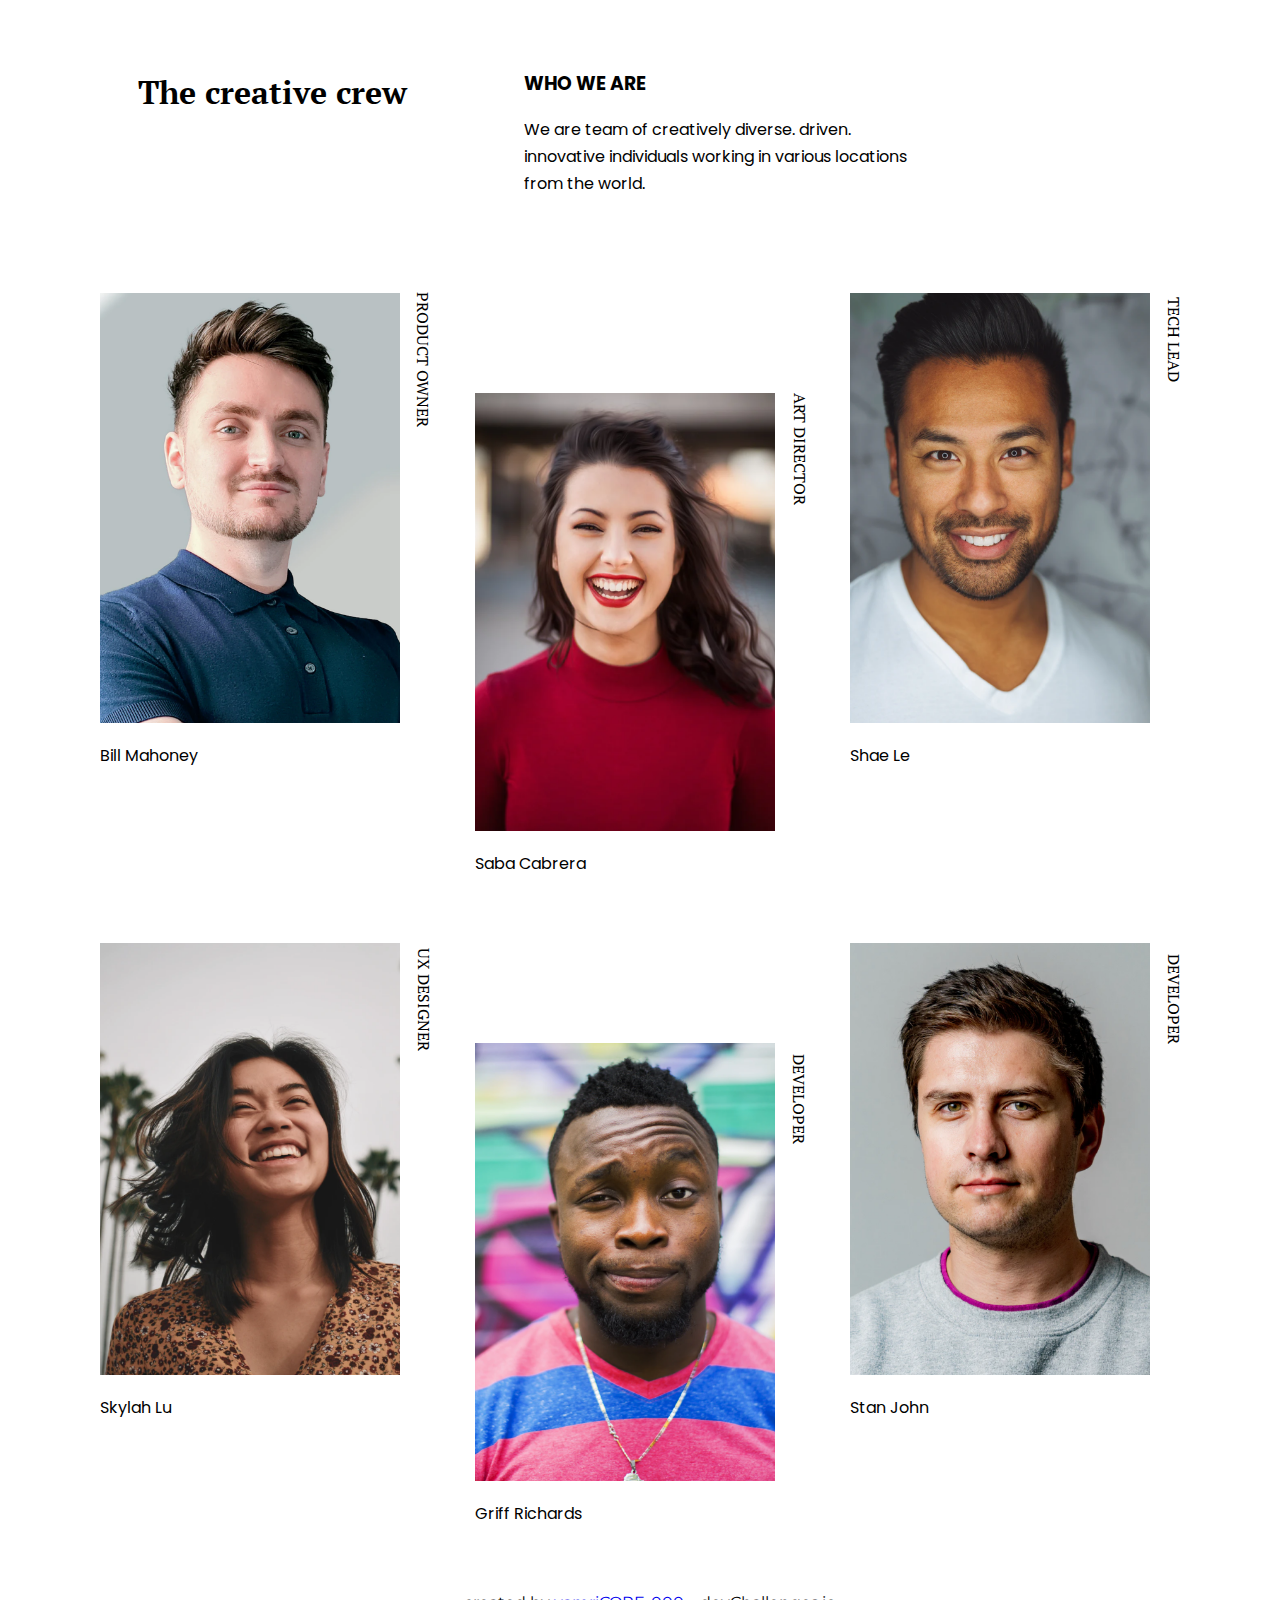
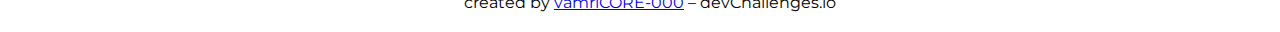
<file: index.html>
<!DOCTYPE html>
<html lang="en">
  <head>
    <meta charset="UTF-8" />
    <meta http-equiv="X-UA-Compatible" content="IE=edge" />
    <meta name="viewport" content="width=device-width, initial-scale=1.0" />
    <title>MY TEAM PAGE</title>
    <link rel="stylesheet" href="style.css" />
    <link rel="preconnect" href="https://fonts.googleapis.com" />
    <link rel="preconnect" href="https://fonts.gstatic.com" crossorigin />
    <link
      href="https://fonts.googleapis.com/css2?family=Montserrat&family=PT+Serif:wght@400;700&family=Poppins:wght@300;400;500&display=swap"
      rel="stylesheet"
    />
  </head>
  <body>
    <div class="body-container">
      <div class="upper-container">
        <div class="heading-container">
          <h1>The creative crew</h1>
        </div>
        <div class="info-container">
          <h3>Who we are</h3>
          <p>
            We are team of creatively diverse. driven. innovative individuals
            working in various locations from the world.
          </p>
        </div>
      </div>

      <div class="lower-container">
        <div class="member-container member-1">
          <div class="image-container">
            <img src="photo1.png" alt="" />
          </div>
          <p>Bill Mahoney</p>
        </div>

        <div class="member-container margin-top-100 member-2">
          <div class="image-container">
            <img src="photo2.png" alt="" />
          </div>
          <p>Saba Cabrera</p>
        </div>

        <div class="member-container member-3">
          <div class="image-container">
            <img src="photo3.png" alt="" />
          </div>
          <p>Shae Le</p>
        </div>

        <div class="member-container member-4">
          <div class="image-container">
            <img src="photo4.png" alt="" />
          </div>
          <p>Skylah Lu</p>
        </div>

        <div class="member-container margin-top-100 member-5">
          <div class="image-container">
            <img src="photo5.png" alt="" />
          </div>
          <p>Griff Richards</p>
        </div>

        <div class="member-container member-6">
          <div class="image-container">
            <img src="photo6.png" alt="" />
          </div>
          <p>Stan John</p>
        </div>
      </div>

      <footer class="footer-container">
        <div class="footer-content">
          created by <a href="http://#">vamriCORE-000</a> &ndash;
          devChallenges.io
        </div>
      </footer>
    </div>
  </body>
</html>
</file>
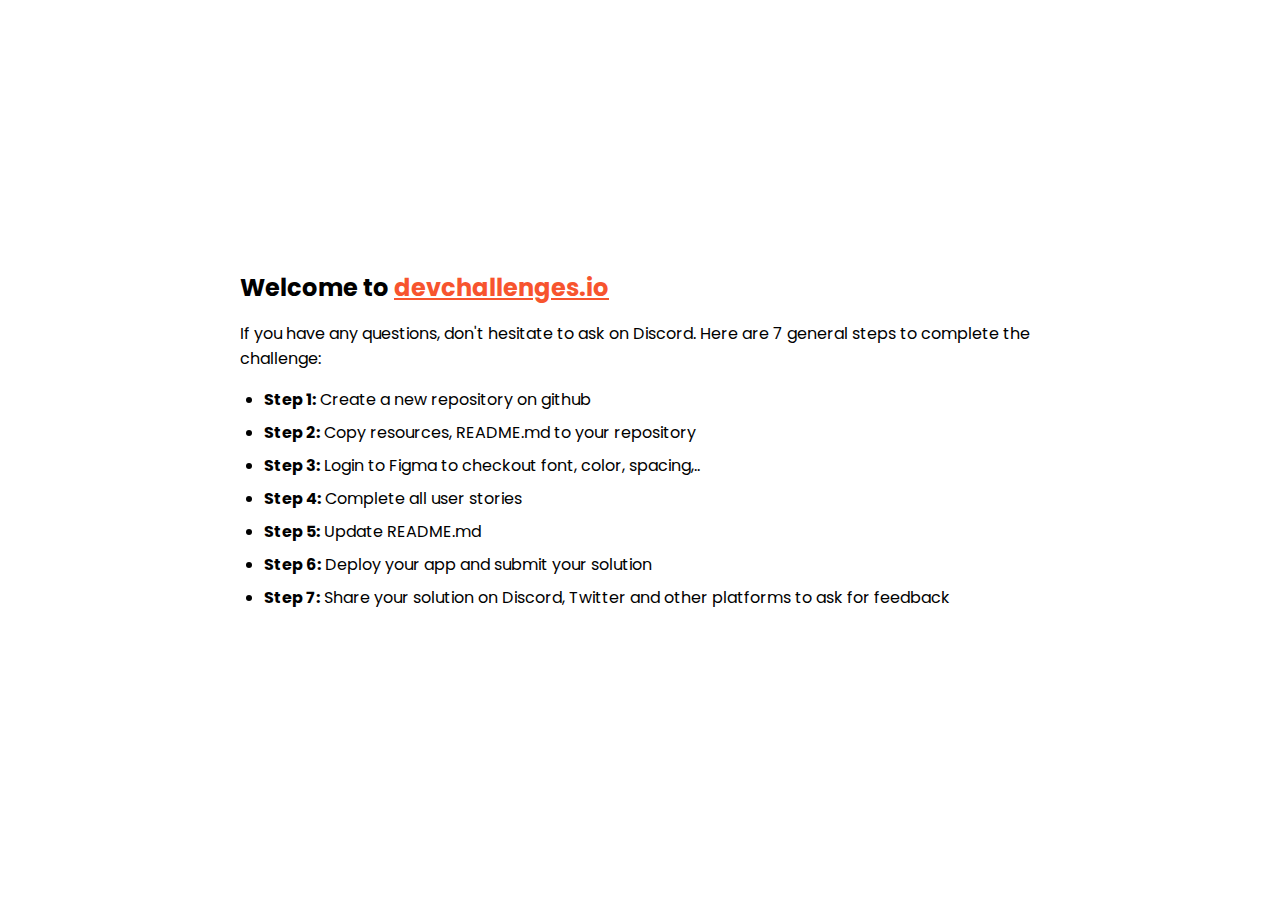
<file: instructions.html>
<!DOCTYPE html>
<html lang="en">
  <head>
    <meta charset="utf-8" />
    <meta
      name="viewport"
      content="width=device-width, initial-scale=1,
  maximum-scale=5"
    />

    <link rel="icon" href="devchallenges.png" />

    <link
      rel="shortcut icon"
      type="image/x-icon"
      href="https://devchallenges.io/"
    />

    <link
      href="https://fonts.googleapis.com/css2?family=Poppins:wght@400;500&display=swap"
      rel="stylesheet"
    />

    <title>Devchallenges</title>

    <style>
      body {
        font-family: "Poppins", sans-serif;
      }

      ul {
        padding-left: 24px;
      }

      li {
        margin-bottom: 8px;
      }

      .welcome {
        max-width: 800px;
        margin: 0 auto;
      }

      .welcome-text {
        margin-top: 30vh;
        font-weight: 500;
      }

      .welcome-text p {
        font-size: 1rem;
        font-weight: 400;
      }

      .welcome-text h1 {
        font-size: 1.5rem;
      }

      .welcome-text a {
        color: #f7542e;
      }
    </style>
  </head>
  <body>
    <div class="welcome">
      <div class="welcome-text">
        <h1>
          Welcome to
          <a href="https://devchallenges.io/" target="_blank"
            >devchallenges.io</a
          >
        </h1>

        <p>
          If you have any questions, don't hesitate to ask on Discord. Here are
          7 general steps to complete the challenge:
        </p>
      </div>

      <ul>
        <li><b>Step 1:</b> Create a new repository on github</li>
        <li><b>Step 2:</b> Copy resources, README.md to your repository</li>
        <li>
          <b>Step 3:</b> Login to Figma to checkout font, color, spacing,..
        </li>
        <li><b>Step 4:</b> Complete all user stories</li>
        <li><b>Step 5:</b> Update README.md</li>
        <li><b>Step 6:</b> Deploy your app and submit your solution</li>
        <li>
          <b>Step 7:</b> Share your solution on Discord, Twitter and other
          platforms to ask for feedback
        </li>
      </ul>
    </div>
  </body>
</html>
</file>
<file: style.css>
body{
  margin: 0;
  margin-left: 20px;
  padding: 0;
}

/* 
font-family: 'Montserrat', sans-serif;
font-family: 'Poppins', sans-serif;
font-family: 'PT Serif', serif;
 */

.body-container{
  display: flex;
  flex-direction: column;
  justify-content: center;
  align-items: center;
}
.upper-container{
  display: flex;
  width: 100%;
  margin-top: 50px;
}

.heading-container{
  width: 40%;
  text-align: center;
}
.heading-container h1{
  font-family: 'PT Serif', serif;
  font-style: bold;
}

.info-container{
  width: 60%;
}
.info-container h3{
  font-family: 'Poppins', sans-serif;
  text-transform: uppercase;
}
.info-container p{
  width: 400px;
  line-height: 27px;
  font-family: 'Poppins', sans-serif;
}

.lower-container{
  display: grid;
  grid-template-columns:25% 25% 25%;
  gap: 150px 100px;
  margin-top: 80px;
}
.lower-container .member-container{
  width: 300px;
  height: 400px;
}
.member-container .image-container{
  width: 100%;
}
.image-container img{
  width: 100%;
}
.member-1, .member-2, .member-3, .member-4, 
.member-5, .member-6{
  position: relative;
}
.member-container p{
  font-family: 'Poppins', sans-serif;
}
.margin-top-100{
  margin-top: 100px;
}

.member-container:nth-child(1)::after{
    content: "Product owner";
    display: block;
    position: absolute;
    top: 55px;
    right: -30%;
    font-family: 'PT Serif', serif;
    font-style: normal;
    transform: rotate(90deg);
    text-transform: uppercase;
}

.member-container:nth-child(2)::after{
  content: "Art director";
  display: block;
  position: absolute;
  top: 45px;
  right: -27%;
  font-family: 'PT Serif', serif;
  font-style: normal;
  transform: rotate(90deg);
  text-transform: uppercase;
}

.member-container:nth-child(3)::after{
  content: "Tech Lead";
  display: block;
  position: absolute;
  top: 35px;
  right: -22%;
  font-family: 'PT Serif', serif;
  font-style: normal;
  transform: rotate(90deg);
  text-transform: uppercase;
}

.member-container:nth-child(4)::after{
  content: "UX Designer";
  display: block;
  position: absolute;
  top: 45px;
  right: -25%;
  font-family: 'PT Serif', serif;
  font-style: normal;
  transform: rotate(90deg);
  text-transform: uppercase;
}

.member-container:nth-child(5)::after{
  content: "Developer";
  display: block;
  position: absolute;
  top: 45px;
  right: -23%;
  font-family: 'PT Serif', serif;
  font-style: normal;
  transform: rotate(90deg);
  text-transform: uppercase;
}

.member-container:nth-child(6)::after{
  content: "Developer";
  display: block;
  position: absolute;
  top: 45px;
  right: -23%;
  font-family: 'PT Serif', serif;
  font-style: normal;
  transform: rotate(90deg);
  text-transform: uppercase;
}
.footer-container{
  font-family: 'Montserrat', sans-serif;
  margin-top: 150px;
  margin-bottom: 20px;
}

@media (max-width:1111px){
  .lower-container{
    grid-template-columns:40% 40%;
  }
  .member-container .image-container{
    width: 80%;
  }
  .member-container:nth-child(1)::after{
    right: -30px;
  } 
  .member-container:nth-child(3)::after{
    right: -5px;
  }
  .member-container:nth-child(2)::after,
  .member-container:nth-child(4)::after
  {
    right: -20px;
  }
  .member-container:nth-child(5)::after,
  .member-container:nth-child(6)::after{
    right: -15px;
  }
  .member-container:nth-child(4){
    margin-top: 100px;
  }
  .member-container:nth-child(5){
    margin-top: 0;
  }
  .member-container:nth-child(6){
    margin-top: 100px;
  }
  
}

@media (max-width:850px){
  /* .info-container p{
    width: 350px;
  } */
  .upper-container{
    flex-direction: column;  
  }
  .heading-container{
    width: 100%;
    text-align: left;
  }
  .info-container{
    width: 100%;
    text-align: left;
  }
  .info-container p{
    width: 90%;
    text-align: left;
    flex-wrap: wrap;
  }
  .member-container::after{
    font-size: 15px;
  }
  .lower-container{
    gap: 80px 50px;
  }
}
@media (max-width:710px){
  .info-container h1{
    font-size: 28px;
  }
  .info-container h3{
    font-size: 17px;
  }
  .info-container p{
    font-size: 14px;
    width: 300px;
  }
}

@media (max-width:665px){
  
  .lower-container{
    grid-template-columns:40% 40%;
  }
  .lower-container .member-container{
    width: 200px;
    height: 200px;
  }
  .member-container .image-container{
    width: 70%;
    margin-left: 0;
  }
  .member-container:nth-child(1)::after{
    right: 0px;
    font-size: 10px;
    top: 35px;
  } 
  .member-container:nth-child(3)::after{
    right: 10px;
    font-size: 10px;
    top: 20px;
  }
  .member-container:nth-child(2)::after,
  .member-container:nth-child(4)::after
  {
    right: 6px;
    font-size: 10px;
    top: 30px;
  }
  .member-container:nth-child(5)::after,
  .member-container:nth-child(6)::after{
    right: 10px;
    font-size: 10px;
    top: 20px;
  }
  .lower-container{
    gap: 50px 20px;
  }
  .member-container p{
    font-size: 12px;
  }

  .footer-content{
    font-size: 14px
  }
}
@media (max-width:470px){
  .lower-container .member-container {
    width: 160px;
    height: 200px;
}
.footer-content{
  font-size: 12px
}
}
</file>
